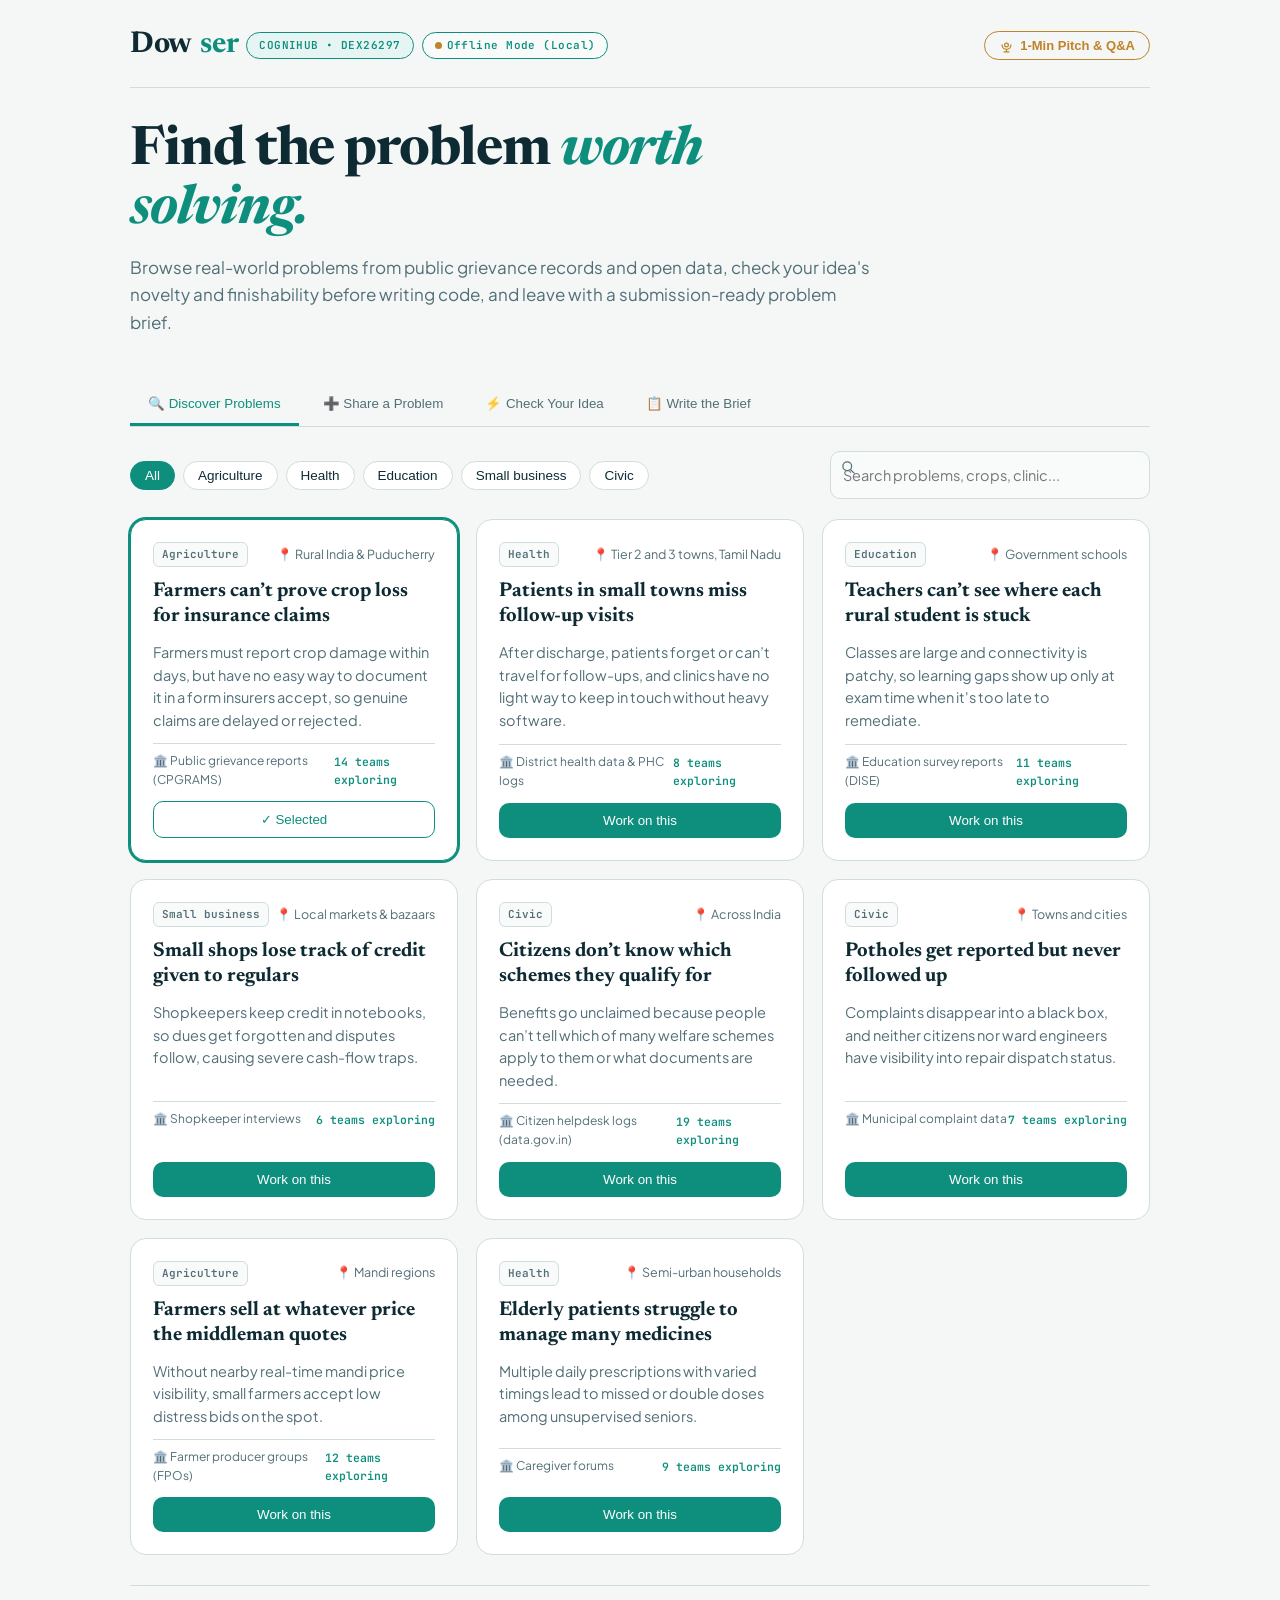
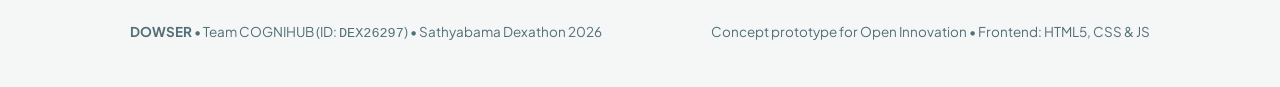
<file: public/assets/aistudio/webpage_f9d27d2f.html>
<!DOCTYPE html>
<html lang="en">
<head>
<meta charset="utf-8">
<meta name="viewport" content="width=device-width, initial-scale=1, viewport-fit=cover">
<title>Dowser: Finding the problem worth solving | Team COGNIHUB</title>
<link rel="preconnect" href="https://fonts.googleapis.com">
<link rel="preconnect" href="https://fonts.gstatic.com" crossorigin>
<link href="https://fonts.googleapis.com/css2?family=Plus+Jakarta+Sans:wght@400;500;600;700&family=Newsreader:ital,opsz,wght@0,6..72,400;0,6..72,600;0,6..72,700;1,6..72,400&family=JetBrains+Mono:wght@400;500;600&display=swap" rel="stylesheet">
<style>
:root{
  --bg: #F4F7F6;
  --surface: #FFFFFF;
  --surface-alt: #F8FBFA;
  --ink: #0E2B33;
  --mute: #526E77;
  --line: #CFDEDC;
  --water: #0E8F7E;
  --water-d: #09685B;
  --water-light: #E6F5F3;
  --gold: #C08328;
  --gold-bg: #FDF6E9;
  --rose: #D94848;
  --wash: #DBECE9;
  color-scheme: light;
  box-sizing: border-box;
}

@media (prefers-color-scheme: dark) {
  :root {
    --bg: #09171C;
    --surface: #0F232A;
    --surface-alt: #132D36;
    --ink: #E4F1EE;
    --mute: #9BB7B2;
    --line: #22414A;
    --water: #30C7B1;
    --water-d: #64DFCEx;
    --water-light: #16363D;
    --gold: #E5B864;
    --gold-bg: #2B2312;
    --rose: #F06868;
    --wash: #17363E;
    color-scheme: dark;
  }
}

* { box-sizing: border-box; margin: 0; padding: 0; }
body {
  background: var(--bg);
  color: var(--ink);
  font: 16px/1.55 'Plus Jakarta Sans', system-ui, -apple-system, sans-serif;
  min-height: 100vh;
  display: flex;
  flex-direction: column;
}

.wrap {
  max-width: 1060px;
  margin: 0 auto;
  padding: 0 20px;
  width: 100%;
}

/* Header */
header {
  display: flex;
  justify-content: space-between;
  align-items: center;
  padding: 22px 0 18px;
  border-bottom: 1px solid var(--line);
}
.mark {
  font-family: 'Newsreader', Georgia, serif;
  font-size: 30px;
  font-weight: 700;
  letter-spacing: -0.01em;
  display: flex;
  align-items: center;
  gap: 8px;
}
.mark span { color: var(--water); }
.team-pill {
  font-family: 'JetBrains Mono', monospace;
  font-size: 11px;
  font-weight: 600;
  background: var(--water-light);
  color: var(--water);
  border: 1px solid var(--water);
  border-radius: 99px;
  padding: 4px 12px;
  letter-spacing: 0.04em;
}

/* Pitch button */
.pitch-btn {
  background: transparent;
  color: var(--gold);
  border: 1px solid var(--gold);
  border-radius: 99px;
  padding: 6px 14px;
  font-size: 13px;
  font-weight: 600;
  cursor: pointer;
  display: inline-flex;
  align-items: center;
  gap: 6px;
  transition: all 0.2s;
}
.pitch-btn:hover {
  background: var(--gold);
  color: #fff;
}

/* Hero */
.hero {
  padding: 34px 0 24px;
}
h1 {
  font-family: 'Newsreader', Georgia, serif;
  font-size: clamp(34px, 5.5vw, 54px);
  font-weight: 700;
  line-height: 1.1;
  letter-spacing: -0.02em;
  margin-bottom: 14px;
  max-width: 20ch;
}
h1 span {
  font-style: italic;
  color: var(--water);
}
.lead {
  font-size: 17px;
  color: var(--mute);
  max-width: 62ch;
  line-height: 1.6;
  margin-bottom: 24px;
}

/* Tabs */
.tabs {
  display: flex;
  gap: 6px;
  border-bottom: 1px solid var(--line);
  margin-bottom: 24px;
  overflow-x: auto;
}
.tabs button {
  appearance: none;
  background: none;
  border: 0;
  border-bottom: 3px solid transparent;
  color: var(--mute);
  font: 600 15px inherit;
  padding: 12px 18px;
  cursor: pointer;
  white-space: nowrap;
  transition: all 0.15s;
}
.tabs button:hover {
  color: var(--ink);
}
.tabs button[aria-selected="true"] {
  color: var(--water);
  border-bottom-color: var(--water);
}

/* Filter chips */
.chips-row {
  display: flex;
  justify-content: space-between;
  align-items: center;
  gap: 12px;
  flex-wrap: wrap;
  margin-bottom: 20px;
}
.chips {
  display: flex;
  flex-wrap: wrap;
  gap: 8px;
}
.chip {
  background: var(--surface);
  border: 1px solid var(--line);
  color: var(--ink);
  border-radius: 99px;
  padding: 6px 14px;
  font-size: 13.5px;
  font-weight: 500;
  cursor: pointer;
  transition: all 0.15s;
}
.chip:hover {
  border-color: var(--water);
}
.chip[aria-pressed="true"] {
  background: var(--water);
  border-color: var(--water);
  color: #fff;
}

/* Search Input */
.search-box {
  position: relative;
  min-width: 240px;
  flex: 1;
  max-width: 320px;
}
.search-box input {
  width: 100%;
  padding: 8px 14px 8px 32px;
  border-radius: 99px;
  border: 1px solid var(--line);
  background: var(--surface);
  color: var(--ink);
  font-size: 13.5px;
  outline: none;
}
.search-box input:focus {
  border-color: var(--water);
}
.search-box svg {
  position: absolute;
  left: 11px;
  top: 9px;
  width: 15px;
  height: 15px;
  color: var(--mute);
}

/* Cards Grid */
.grid {
  display: grid;
  grid-template-columns: repeat(auto-fill, minmax(310px, 1fr));
  gap: 18px;
  margin-bottom: 30px;
}
.card {
  background: var(--surface);
  border: 1px solid var(--line);
  border-radius: 16px;
  padding: 22px;
  display: flex;
  flex-direction: column;
  gap: 12px;
  position: relative;
  transition: transform 0.15s, border-color 0.15s, box-shadow 0.15s;
}
.card:hover {
  border-color: var(--water);
  box-shadow: 0 8px 24px -10px rgba(14, 143, 126, 0.15);
}
.card.on {
  border-color: var(--water);
  box-shadow: 0 0 0 2px var(--water);
}
.card-header {
  display: flex;
  justify-content: space-between;
  align-items: center;
  font-size: 12.5px;
  color: var(--mute);
}
.sector-badge {
  font-family: 'JetBrains Mono', monospace;
  font-size: 11px;
  font-weight: 600;
  background: var(--surface-alt);
  border: 1px solid var(--line);
  padding: 3px 8px;
  border-radius: 6px;
}
.card h3 {
  font-family: 'Newsreader', Georgia, serif;
  font-size: 20px;
  font-weight: 700;
  line-height: 1.25;
}
.card p {
  font-size: 14.5px;
  color: var(--mute);
  line-height: 1.55;
}
.source-tag {
  font-size: 12px;
  color: var(--mute);
  margin-top: auto;
  padding-top: 8px;
  border-top: 1px solid var(--line);
  display: flex;
  justify-content: space-between;
  align-items: center;
}
.teams-count {
  font-size: 11.5px;
  color: var(--water);
  font-weight: 600;
  font-family: 'JetBrains Mono', monospace;
}

/* Buttons */
.btn {
  appearance: none;
  border: 0;
  background: var(--water);
  color: #fff;
  font: 600 14px inherit;
  border-radius: 10px;
  padding: 10px 18px;
  cursor: pointer;
  transition: all 0.15s;
  display: inline-flex;
  align-items: center;
  justify-content: center;
  gap: 6px;
}
.btn:hover {
  background: var(--water-d);
}
.btn.alt {
  background: transparent;
  color: var(--water);
  border: 1px solid var(--water);
}
.btn.alt:hover {
  background: var(--water-light);
}

/* Panel Containers */
.panel {
  background: var(--surface);
  border: 1px solid var(--line);
  border-radius: 18px;
  padding: 26px;
}
.two {
  display: grid;
  grid-template-columns: 1fr 1fr;
  gap: 28px;
}
@media (max-width: 780px) {
  .two { grid-template-columns: 1fr; }
}

label, .lab {
  display: block;
  font-weight: 600;
  font-size: 14.5px;
  margin-bottom: 8px;
}
textarea, input[type="text"], select {
  width: 100%;
  border: 1px solid var(--line);
  border-radius: 10px;
  background: var(--surface-alt);
  color: var(--ink);
  font: inherit;
  font-size: 14.5px;
  padding: 12px;
}
textarea:focus, input[type="text"]:focus, select:focus {
  outline: 2px solid var(--water);
  border-color: var(--water);
}
textarea {
  min-height: 110px;
  resize: vertical;
}

/* Checkbox pill list */
.skills {
  display: flex;
  flex-wrap: wrap;
  gap: 8px;
  margin-bottom: 20px;
}
.skills label {
  display: inline-flex;
  align-items: center;
  gap: 6px;
  font-weight: 500;
  font-size: 13.5px;
  border: 1px solid var(--line);
  border-radius: 99px;
  padding: 6px 14px;
  cursor: pointer;
  background: var(--surface);
  transition: all 0.15s;
}
.skills label:hover {
  border-color: var(--water);
}
.skills input:checked + span {
  font-weight: 600;
  color: var(--water);
}

.picked {
  background: var(--wash);
  border-radius: 12px;
  padding: 12px 16px;
  margin-bottom: 20px;
  font-size: 14.5px;
  border-left: 4px solid var(--water);
}
.picked strong {
  color: var(--ink);
}

/* SVG Rings */
.rings {
  display: flex;
  gap: 32px;
  flex-wrap: wrap;
  margin-bottom: 20px;
}
.ring {
  text-align: center;
  width: 128px;
}
.ring svg {
  width: 128px;
  height: 128px;
  transform: rotate(-90deg);
}
.ring .num {
  font-family: 'Newsreader', Georgia, serif;
  font-size: 32px;
  font-weight: 700;
  margin-top: -88px;
  height: 88px;
  display: flex;
  align-items: center;
  justify-content: center;
}
.ring div.cap {
  font-size: 13.5px;
  color: var(--mute);
  font-weight: 500;
  margin-top: 4px;
}

/* Range input */
input[type=range] {
  width: 100%;
  accent-color: var(--water);
  cursor: pointer;
  margin: 8px 0 16px;
}

/* Brief Output */
pre {
  white-space: pre-wrap;
  font-family: 'JetBrains Mono', monospace;
  font-size: 13px;
  line-height: 1.65;
  background: var(--surface-alt);
  border: 1px solid var(--line);
  border-radius: 12px;
  padding: 20px;
  margin-bottom: 16px;
}

/* Pitch Modal / Drawer */
.modal-overlay {
  position: fixed;
  inset: 0;
  background: rgba(10, 25, 30, 0.7);
  backdrop-filter: blur(4px);
  z-index: 100;
  display: flex;
  align-items: center;
  justify-content: center;
  padding: 20px;
}
.modal-overlay[hidden] { display: none; }
.modal {
  background: var(--surface);
  border: 1px solid var(--line);
  border-radius: 20px;
  max-width: 680px;
  width: 100%;
  max-height: 85vh;
  overflow-y: auto;
  padding: 30px;
  box-shadow: 0 20px 40px rgba(0,0,0,0.25);
}
.modal h2 {
  font-family: 'Newsreader', Georgia, serif;
  font-size: 26px;
  margin-bottom: 12px;
}
.script-box {
  background: var(--surface-alt);
  border-left: 3px solid var(--water);
  padding: 16px;
  border-radius: 8px;
  font-size: 14.5px;
  line-height: 1.65;
  margin: 16px 0;
}
.qa-item {
  margin-bottom: 14px;
}
.qa-item strong {
  display: block;
  font-size: 14px;
  color: var(--gold);
  margin-bottom: 4px;
}

/* Footer */
footer {
  margin-top: auto;
  padding: 36px 0 44px;
  border-top: 1px solid var(--line);
  color: var(--mute);
  font-size: 13.5px;
}
.footer-meta {
  display: flex;
  justify-content: space-between;
  flex-wrap: wrap;
  gap: 12px;
}
</style>
</head>
<body>

<div class="wrap">
  <!-- Header -->
  <header>
    <div class="mark">
      Dow<span>ser</span>
      <span class="team-pill">COGNIHUB • DEX26297</span>
      <a href="http://127.0.0.1:8000/docs" target="_blank" id="apiBadge" class="team-pill" style="text-decoration:none; display:inline-flex; align-items:center; gap:5px; background:var(--surface-alt); border-color:var(--water); color:var(--water);" title="Click to view interactive FastAPI Swagger Docs">
        <span id="apiDot" style="width:7px; height:7px; border-radius:50%; background:var(--water); display:inline-block;"></span>
        <span id="apiText">FastAPI: Connecting...</span>
      </a>
    </div>
    <div style="display: flex; gap: 10px; align-items: center;">
      <button class="pitch-btn" onclick="togglePitchModal()">
        <svg width="15" height="15" fill="none" stroke="currentColor" viewBox="0 0 24 24"><path stroke-linecap="round" stroke-linejoin="round" stroke-width="2" d="M19 11a7 7 0 01-7 7m0 0a7 7 0 01-7-7m7 7v4m0 0H8m4 0h4m-4-8a3 3 0 100-6 3 3 0 000 6z"/></svg>
        1-Min Pitch & Q&A
      </button>
    </div>
  </header>

  <!-- Hero -->
  <section class="hero">
    <h1>Find the problem <span>worth solving.</span></h1>
    <p class="lead">
      Browse real-world problems from public grievance records and open data, check your idea's novelty and finishability before writing code, and leave with a submission-ready problem brief.
    </p>
  </section>

  <!-- Main Tabs -->
  <div class="tabs" role="tablist" id="tabs">
    <button role="tab" aria-selected="true" data-t="discover">🔍 Discover Problems</button>
    <button role="tab" aria-selected="false" data-t="share">➕ Share a Problem</button>
    <button role="tab" aria-selected="false" data-t="validate">⚡ Check Your Idea</button>
    <button role="tab" aria-selected="false" data-t="brief">📋 Write the Brief</button>
  </div>

  <!-- TAB 1: DISCOVER -->
  <section id="discover">
    <div class="chips-row">
      <div class="chips" id="chips" role="group" aria-label="Filter by sector"></div>
      <div class="search-box">
        <svg fill="none" stroke="currentColor" viewBox="0 0 24 24"><path stroke-linecap="round" stroke-linejoin="round" stroke-width="2" d="M21 21l-6-6m2-5a7 7 0 11-14 0 7 7 0 0114 0z"/></svg>
        <input type="text" id="searchInput" placeholder="Search problems, crops, clinic..." oninput="filterGrid()">
      </div>
    </div>
    <div class="grid" id="grid"></div>
  </section>

  <!-- TAB 2: SHARE A PROBLEM (Community Module) -->
  <section id="share" hidden>
    <div class="panel" style="max-width: 680px; margin: 0 auto;">
      <div style="margin-bottom: 18px;">
        <h2 style="font-family:'Newsreader',serif; font-size: 24px; margin-bottom: 6px;">Contribute a Real-World Problem</h2>
        <p style="font-size: 14px; color: var(--mute);">Seen an issue in a hospital, rural farm, school, or municipal office? Post it here so student hackathon teams can build solutions for it.</p>
      </div>

      <form id="shareForm" onsubmit="handleShareProblem(event)">
        <div style="margin-bottom: 16px;">
          <label for="postTitle">Problem Title *</label>
          <input type="text" id="postTitle" required placeholder="e.g. Primary health centre insulin stockout alerts">
        </div>

        <div style="display: grid; grid-template-columns: 1fr 1fr; gap: 14px; margin-bottom: 16px;">
          <div>
            <label for="postSector">Sector *</label>
            <select id="postSector">
              <option value="Agriculture">Agriculture</option>
              <option value="Health">Health</option>
              <option value="Education">Education</option>
              <option value="Civic">Civic</option>
              <option value="Small business">Small business</option>
            </select>
          </div>
          <div>
            <label for="postPlace">Location / Context *</label>
            <input type="text" id="postPlace" required placeholder="e.g. Puducherry & Cuddalore taluks">
          </div>
        </div>

        <div style="margin-bottom: 16px;">
          <label for="postPain">What goes wrong? (The core pain point) *</label>
          <textarea id="postPain" required placeholder="Describe what happens, why it fails today, and the consequences for citizens or workers..."></textarea>
        </div>

        <div style="margin-bottom: 16px;">
          <label for="postWho">Who is directly affected? *</label>
          <input type="text" id="postWho" required placeholder="e.g. Smallholder farmers, primary health staff">
        </div>

        <div style="margin-bottom: 20px;">
          <label for="postSrc">Source / Verification *</label>
          <input type="text" id="postSrc" required placeholder="e.g. Local PHC doctor interview, CPGRAMS #4102, data.gov.in">
        </div>

        <button type="submit" class="btn" style="width: 100%;">Post Problem to Discover Feed</button>
      </form>
    </div>
  </section>

  <!-- TAB 3: VALIDATE & FEASIBILITY -->
  <section id="validate" hidden>
    <div class="panel two">
      <div>
        <div class="picked" id="picked"></div>
        <label for="idea">Your idea in a sentence or two</label>
        <textarea id="idea" placeholder="For example: a phone app where farmers photograph damaged crops and the claim goes straight to the insurer with GPS verification."></textarea>
        
        <div style="margin-top: 14px;">
          <span style="font-size: 12.5px; color: var(--mute);">Try preset ideas:</span>
          <div style="display: flex; gap: 6px; flex-wrap: wrap; margin-top: 6px;">
            <button type="button" class="chip" onclick="loadIdeaPreset(0)" style="font-size: 12px; padding: 4px 10px;">🌾 Crop Photo App</button>
            <button type="button" class="chip" onclick="loadIdeaPreset(1)" style="font-size: 12px; padding: 4px 10px;">🏥 SMS Clinic Alert</button>
            <button type="button" class="chip" onclick="loadIdeaPreset(2)" style="font-size: 12px; padding: 4px 10px;">🏪 Digital Voice Khata</button>
          </div>
        </div>
      </div>

      <div>
        <div class="lab">What can your team build?</div>
        <div class="skills" id="skills"></div>

        <div style="display: flex; justify-content: space-between; align-items: baseline;">
          <label for="hrs">Time available: <strong id="hrsOut" style="color:var(--water);">36</strong> hours</label>
          <span style="font-size: 11.5px; font-family:'JetBrains Mono', monospace; color:var(--mute);">Sathyabama Dexathon</span>
        </div>
        <input type="range" id="hrs" min="6" max="96" step="6" value="36">

        <p><button class="btn" id="check" style="width: 100%;">Check This Idea</button></p>
      </div>
    </div>

    <!-- Output Analysis Panel -->
    <div class="panel" id="result" style="margin-top: 18px;" hidden></div>
  </section>

  <!-- TAB 4: BRIEF GENERATOR -->
  <section id="brief" hidden>
    <div class="panel">
      <div id="briefBody"></div>
    </div>
  </section>

  <!-- Footer -->
  <footer>
    <div class="footer-meta">
      <div>
        <strong>DOWSER</strong> • Team COGNIHUB (ID: <code>DEX26297</code>) • Sathyabama Dexathon 2026
      </div>
      <div>
        Concept prototype for Open Innovation • Frontend: HTML5, CSS & JS
      </div>
    </div>
  </footer>
</div>

<!-- 1-Minute Pitch Script & Judge Q&A Modal -->
<div class="modal-overlay" id="pitchModal" hidden onclick="if(event.target===this)togglePitchModal()">
  <div class="modal">
    <div style="display:flex; justify-content:space-between; align-items:center; margin-bottom: 14px;">
      <h2>🎤 Pitch Deck & Judge Defense</h2>
      <button onclick="togglePitchModal()" style="border:0; background:none; font-size:22px; cursor:pointer; color:var(--mute);">&times;</button>
    </div>

    <p style="font-size:14px; color:var(--mute); margin-bottom: 12px;">Use this script when presenting to the judges at Sathyabama College:</p>

    <div class="script-box">
      <strong>The 1-Minute Elevator Pitch:</strong><br><br>
      "Hello everyone, we are team <strong>COGNIHUB</strong>, and our project is called <strong>Dowser</strong>.<br><br>
      Every hackathon team begins the same way: a long WhatsApp group chat, ten half-ideas, and no decision. We lose days just choosing what to build. Students don't know where real problems live, they can't tell if an idea is already solved, and they can't tell if they can finish it in time.<br><br>
      Our solution is <strong>Dowser</strong>. A dowser finds hidden water, and our platform helps teams find the problem worth solving.<br><br>
      It works in 5 parts: <strong>Discover</strong> gives a live feed of verified problems from open government data (data.gov.in) and citizen grievances. <strong>Validate</strong> checks novelty against past projects. <strong>Score</strong> and <strong>Match</strong> check feasibility for your team's skills and hours. And <strong>Brief</strong> exports a submission-ready statement.<br><br>
      Dowser saves student teams days of confusion so they can spend their time building something that matters. Thank you!"
    </div>

    <div style="margin-top: 20px;">
      <h3 style="font-size: 16px; margin-bottom: 10px;">Anticipated Judge Questions & Defenses</h3>
      <div class="qa-item">
        <strong>Judge: "Isn't this just a tool for hackathon students rather than ordinary citizens?"</strong>
        <p style="font-size:13.5px; color:var(--mute);">
          <em>Defense:</em> "Hackathons are our starting launchpad because every team in this room faces this pain right now. But our broader platform connects university incubators, NGOs, and municipal councils to turn citizen grievances into funded student capstone and research projects."
        </p>
      </div>
      <div class="qa-item">
        <strong>Judge: "How does the AI check novelty in the production architecture?"</strong>
        <p style="font-size:13.5px; color:var(--mute);">
          <em>Defense:</em> "Our technical design uses Sentence-BERT embeddings to convert project summaries into high-dimensional vectors, querying against a PostgreSQL vector database (pgvector) containing past Smart India Hackathon and GitHub archives."
        </p>
      </div>
    </div>
  </div>
</div>

<script>
// Initial Problems Data (Preserving Claude's exact curated dataset + extra Indian context)
const INITIAL_PROBLEMS = [
  {
    t: "Farmers can’t prove crop loss for insurance claims",
    s: "Agriculture",
    pl: "Rural India & Puducherry",
    src: "Public grievance reports (CPGRAMS)",
    pain: "Farmers must report crop damage within days, but have no easy way to document it in a form insurers accept, so genuine claims are delayed or rejected.",
    who: "Small and marginal farmers, insurers, agriculture officers",
    need: ["app","ai","web"],
    eff: 48,
    picks: 14,
    ex: [
      {n: "Crop insurance claim app", k: ["insurance","claim","crop","photo","damage","loss"]},
      {n: "AgriScan Photo AI", k: ["disease","pest","photo","camera"]}
    ]
  },
  {
    t: "Patients in small towns miss follow-up visits",
    s: "Health",
    pl: "Tier 2 and 3 towns, Tamil Nadu",
    src: "District health data & PHC logs",
    pain: "After discharge, patients forget or can’t travel for follow-ups, and clinics have no light way to keep in touch without heavy software.",
    who: "Patients, clinic staff, district health officers",
    need: ["app","data"],
    eff: 36,
    picks: 8,
    ex: [
      {n: "Hospital reminder apps", k: ["reminder","follow","appointment","sms","token"]}
    ]
  },
  {
    t: "Teachers can’t see where each rural student is stuck",
    s: "Education",
    pl: "Government schools",
    src: "Education survey reports (DISE)",
    pain: "Classes are large and connectivity is patchy, so learning gaps show up only at exam time when it's too late to remediate.",
    who: "Students, teachers, block education officers",
    need: ["app","data","design"],
    eff: 48,
    picks: 11,
    ex: [
      {n: "National learning portal", k: ["quiz","learning","lessons","curriculum","video"]}
    ]
  },
  {
    t: "Small shops lose track of credit given to regulars",
    s: "Small business",
    pl: "Local markets & bazaars",
    src: "Shopkeeper interviews",
    pain: "Shopkeepers keep credit in notebooks, so dues get forgotten and disputes follow, causing severe cash-flow traps.",
    who: "Neighbourhood shop owners and regular customers",
    need: ["app","web"],
    eff: 30,
    picks: 6,
    ex: [
      {n: "Digital ledger apps (Khatabook clone)", k: ["ledger","credit","khata","dues","udhaar","book"]}
    ]
  },
  {
    t: "Citizens don’t know which schemes they qualify for",
    s: "Civic",
    pl: "Across India",
    src: "Citizen helpdesk logs (data.gov.in)",
    pain: "Benefits go unclaimed because people can’t tell which of many welfare schemes apply to them or what documents are needed.",
    who: "Citizens, helpdesk volunteers, panchayat offices",
    need: ["web","ai"],
    eff: 36,
    picks: 19,
    ex: [
      {n: "Scheme finder portal (MyScheme)", k: ["scheme","eligibility","benefit","subsidy","welfare"]}
    ]
  },
  {
    t: "Potholes get reported but never followed up",
    s: "Civic",
    pl: "Towns and cities",
    src: "Municipal complaint data",
    pain: "Complaints disappear into a black box, and neither citizens nor ward engineers have visibility into repair dispatch status.",
    who: "Commuters, ward engineers, municipal offices",
    need: ["app","web","data"],
    eff: 48,
    picks: 7,
    ex: [
      {n: "Municipal complaint apps", k: ["pothole","road","complaint","report","ward"]}
    ]
  },
  {
    t: "Farmers sell at whatever price the middleman quotes",
    s: "Agriculture",
    pl: "Mandi regions",
    src: "Farmer producer groups (FPOs)",
    pain: "Without nearby real-time mandi price visibility, small farmers accept low distress bids on the spot.",
    who: "Farmers, producer groups, local traders",
    need: ["web","data"],
    eff: 30,
    picks: 12,
    ex: [
      {n: "National market platform (e-NAM)", k: ["price","mandi","market","rates","sell","crop"]}
    ]
  },
  {
    t: "Elderly patients struggle to manage many medicines",
    s: "Health",
    pl: "Semi-urban households",
    src: "Caregiver forums",
    pain: "Multiple daily prescriptions with varied timings lead to missed or double doses among unsupervised seniors.",
    who: "Elderly patients, family caregivers, pharmacists",
    need: ["app","design","ece"],
    eff: 30,
    picks: 9,
    ex: [
      {n: "Medicine reminder apps", k: ["medicine","pill","reminder","dose","tablet"]}
    ]
  }
];

// Persistent state with localStorage
let P = JSON.parse(localStorage.getItem('dowser_problems')) || INITIAL_PROBLEMS;

const API_BASE = "http://127.0.0.1:8000";
let backendLive = false;

async function checkBackend() {
  try {
    const res = await fetch(`${API_BASE}/api/health`, { method: "GET", cache: "no-store" });
    if (res.ok) {
      const data = await res.json();
      backendLive = true;
      const dot = $("apiDot");
      const txt = $("apiText");
      if (dot) dot.style.background = "var(--water)";
      if (txt) txt.textContent = `FastAPI: Connected (${data.total_problems} problems)`;
      
      // Load remote problems
      const pRes = await fetch(`${API_BASE}/api/problems`);
      if (pRes.ok) {
        const remote = await pRes.json();
        P = remote.map(r => ({
          id: r.id,
          t: r.title,
          s: r.sector,
          pl: r.location,
          src: r.source,
          pain: r.pain_point,
          who: r.beneficiary,
          need: r.suggested_skills || ["web", "data"],
          eff: r.estimated_hours || 30,
          picks: r.exploring_count || 1,
          ex: []
        }));
        renderChips();
        filterGrid();
      }
    }
  } catch (err) {
    backendLive = false;
    const dot = $("apiDot");
    const txt = $("apiText");
    if (dot) dot.style.background = "var(--gold)";
    if (txt) txt.textContent = "Offline Mode (Local)";
    console.info("Backend offline, running in client-side prototype mode.");
  }
}

const SK = [
  ["web", "Web Frontend"],
  ["app", "Mobile App"],
  ["ai", "AI / Machine Learning"],
  ["data", "Data / Backend"],
  ["ece", "IoT / Hardware (ECE)"],
  ["design", "UI/UX & Pitch"]
];

const $ = id => document.getElementById(id);
let sector = "All";
let sel = 0;
let last = null;

// Tab management
function show(t) {
  document.querySelectorAll("#tabs button").forEach(b => b.setAttribute("aria-selected", b.dataset.t === t));
  ["discover", "share", "validate", "brief"].forEach(x => $(x).hidden = (x !== t));
  if (t === "validate") pick();
  if (t === "brief") brief();
  window.scrollTo({ top: 0, behavior: 'smooth' });
}
$("tabs").addEventListener("click", e => { if (e.target.dataset.t) show(e.target.dataset.t); });

// Chips & Sectors
function renderChips() {
  const sectors = ["All", ...new Set(P.map(p => p.s))];
  $("chips").innerHTML = sectors.map(s => 
    `<button class="chip" aria-pressed="${s === sector}" data-s="${s}">${s}</button>`
  ).join("");
}
$("chips").addEventListener("click", e => {
  if (e.target.dataset.s) {
    sector = e.target.dataset.s;
    renderChips();
    filterGrid();
  }
});

// Grid & Search
function filterGrid() {
  const q = ($("searchInput") ? $("searchInput").value.toLowerCase() : "");
  const filtered = P.map((p, i) => ({ p, i })).filter(o => {
    const matchSec = (sector === "All" || o.p.s === sector);
    const matchQ = (
      o.p.t.toLowerCase().includes(q) || 
      o.p.pain.toLowerCase().includes(q) || 
      o.p.pl.toLowerCase().includes(q) ||
      o.p.s.toLowerCase().includes(q)
    );
    return matchSec && matchQ;
  });

  const gridEl = $("grid");
  if (filtered.length === 0) {
    gridEl.innerHTML = `<div style="grid-column: 1/-1; padding: 40px; text-align: center; color: var(--mute);">No problems found matching "${q}". Try another term or submit a new problem in the "Share a Problem" tab!</div>`;
    return;
  }

  gridEl.innerHTML = filtered.map(({ p, i }) => `
    <article class="card ${i === sel ? "on" : ""}">
      <div class="card-header">
        <span class="sector-badge">${p.s}</span>
        <span>📍 ${p.pl}</span>
      </div>
      <h3>${p.t}</h3>
      <p>${p.pain}</p>
      <div class="source-tag">
        <span>🏛️ ${p.src}</span>
        <span class="teams-count">${p.picks || 1} teams exploring</span>
      </div>
      <div style="display:flex; gap:8px; margin-top:auto;">
        <button class="btn ${i === sel ? "alt" : ""}" data-i="${i}" style="flex:1;">
          ${i === sel ? "✓ Selected" : "Work on this"}
        </button>
      </div>
    </article>
  `).join("");
}

$("grid").addEventListener("click", async e => {
  const btn = e.target.closest("button[data-i]");
  if (btn) {
    sel = +btn.dataset.i;
    const p = P[sel];
    p.picks = (p.picks || 0) + 1;
    if (backendLive && p.id) {
      fetch(`${API_BASE}/api/problems/${p.id}/explore`, { method: "POST" }).catch(() => {});
    }
    saveProblems();
    last = null;
    filterGrid();
    show("validate");
  }
});

// Community Share Problem
async function handleShareProblem(e) {
  e.preventDefault();
  const title = $("postTitle").value.trim();
  const sec = $("postSector").value;
  const place = $("postPlace").value.trim();
  const src = $("postSrc").value.trim();
  const pain = $("postPain").value.trim();
  const who = $("postWho").value.trim();

  if (backendLive) {
    try {
      const res = await fetch(`${API_BASE}/api/problems`, {
        method: "POST",
        headers: { "Content-Type": "application/json" },
        body: JSON.stringify({
          title,
          sector: sec,
          location: place,
          source: src,
          pain_point: pain,
          beneficiary: who,
          suggested_skills: ["web", "data"],
          estimated_hours: 30
        })
      });
      if (res.ok) {
        await checkBackend();
        $("shareForm").reset();
        alert("Problem successfully saved to Python backend database (data/problems.json)!");
        show("discover");
        return;
      }
    } catch (err) {
      console.warn("Backend save failed, using local storage", err);
    }
  }

  const newProblem = {
    t: title,
    s: sec,
    pl: place,
    src: src,
    pain: pain,
    who: who,
    need: ["app", "web", "data"],
    eff: 36,
    picks: 1,
    ex: []
  };

  P.unshift(newProblem);
  saveProblems();
  sel = 0;
  sector = "All";
  renderChips();
  filterGrid();
  $("shareForm").reset();
  alert("Problem successfully posted! It is now live in the Discover Feed.");
  show("discover");
}

function saveProblems() {
  localStorage.setItem('dowser_problems', JSON.stringify(P));
}

// Validate Section
$("skills").innerHTML = SK.map(([k, n]) => 
  `<label><input type="checkbox" value="${k}" ${["web","app"].includes(k) ? "checked" : ""}> <span>${n}</span></label>`
).join("");

$("hrs").addEventListener("input", () => {
  $("hrsOut").textContent = $("hrs").value;
});

function pick() {
  const p = P[sel];
  $("picked").innerHTML = `Selected Problem: <strong>${p.t}</strong> <span style="font-size:12px; color:var(--mute); margin-left:8px;">(${p.s} • ${p.pl})</span>`;
}

function ring(v, c) {
  const r = 52, C = 2 * Math.PI * r;
  return `<svg viewBox="0 0 128 128" aria-hidden="true"><circle cx="64" cy="64" r="${r}" fill="none" stroke="var(--wash)" stroke-width="12"/><circle cx="64" cy="64" r="${r}" fill="none" stroke="${c}" stroke-width="12" stroke-linecap="round" stroke-dasharray="${C * v / 100} ${C}"/></svg>`;
}

function loadIdeaPreset(idx) {
  if (idx === 0) {
    $("idea").value = "A WhatsApp & mobile interface where farmers photograph damaged crops with timestamp and GPS, which AI checks before auto-filing with the insurance portal.";
  } else if (idx === 1) {
    $("idea").value = "A vernacular SMS automated bot for primary health centres that broadcasts insulin and fever medicine availability to registered patient heads.";
  } else if (idx === 2) {
    $("idea").value = "A voice-recorded vernacular khata app for small tea vendors with 1-click WhatsApp payment reminders.";
  }
}

$("check").addEventListener("click", async () => {
  const p = P[sel];
  const idea = $("idea").value.trim();
  const R = $("result");
  R.hidden = false;

  if (idea.split(/\s+/).filter(Boolean).length < 4) {
    R.innerHTML = `<p style="color:var(--rose);"><strong>Add a bit more detail.</strong> Describe who uses your solution and how it works in at least one full sentence, then check again.</p>`;
    return;
  }

  const skills = [...document.querySelectorAll("#skills input:checked")].map(i => i.value);
  const hrs = +$("hrs").value;

  if (backendLive) {
    R.innerHTML = `
      <div style="text-align:center; padding: 25px; color:var(--mute);">
        <p style="font-weight:600; color:var(--water);">⚡ Querying Python FastAPI Engine...</p>
        <p style="font-size:13px;">Comparing token vectors against past hackathon projects & analyzing feasibility...</p>
      </div>
    `;

    try {
      const res = await fetch(`${API_BASE}/api/validate`, {
        method: "POST",
        headers: { "Content-Type": "application/json" },
        body: JSON.stringify({
          idea: idea,
          problem_id: p.id || null,
          team_skills: skills,
          available_hours: hrs
        })
      });

      if (res.ok) {
        const data = await res.json();
        const nov = data.novelty_score;
        const feas = data.feasibility_score;

        R.innerHTML = `
          <div class="rings">
            <div class="ring">
              ${ring(nov, nov >= 70 ? "var(--water)" : "var(--rose)")}
              <div class="num" style="color:${nov >= 70 ? "var(--water)" : "var(--rose)"};">${nov}%</div>
              <div class="cap">Originality Score (FastAPI)</div>
            </div>
            <div class="ring">
              ${ring(feas, "var(--gold)")}
              <div class="num" style="color:var(--gold);">${feas}%</div>
              <div class="cap">Can We Finish It (${hrs}h)</div>
            </div>
          </div>

          <div style="margin-bottom: 16px; line-height: 1.6; font-size:15px;">
            <p style="margin-bottom: 8px;">
              <strong>${nov >= 75 ? "💡 High Novelty & Fresh Angle." : nov >= 50 ? "⚠️ Moderate Duplication Warning." : "🛑 High Duplication Warning."}</strong>
              ${data.overlapping_projects.length ? 
                `Overlap detected with: <em>${data.overlapping_projects[0].title}</em> (${data.overlapping_projects[0].similarity_pct}% similarity). Matched keywords: <code>${data.overlapping_projects[0].matched_keywords.join(", ")}</code>.` : 
                "Zero direct clones found in the hackathon project archive."}
            </p>
            <div style="background:var(--surface-alt); border-left:3px solid var(--water); padding:12px; border-radius:8px; margin: 12px 0;">
              <strong style="color:var(--water); font-size:12px; text-transform:uppercase; letter-spacing:0.04em;">FastAPI Engine Analysis:</strong>
              <ul style="margin: 6px 0 0 18px; font-size:13.5px; color:var(--ink);">
                ${data.recommendations.map(r => `<li style="margin-bottom:4px;">${r}</li>`).join("")}
              </ul>
            </div>
          </div>

          <button class="btn" id="toBrief">Generate Problem Brief →</button>
        `;

        last = { p, idea, nov, feas, skills, hrs, similar: data.overlapping_projects };
        $("toBrief").onclick = () => show("brief");
        R.scrollIntoView({ behavior: 'smooth', block: 'nearest' });
        return;
      }
    } catch (err) {
      console.warn("Backend validation failed, using client-side fallback", err);
    }
  }

  // Client-side fallback if backend is offline
  const w = idea.toLowerCase();
  const exList = p.ex || [];
  const similar = exList.filter(x => x.k.filter(k => w.includes(k)).length >= 2);
  const near = exList.filter(x => !similar.includes(x) && x.k.some(k => w.includes(k)));
  let nov = Math.max(20, Math.min(96, 92 - similar.length * 36 - near.length * 14));
  const miss = (p.need || []).filter(n => !skills.includes(n));
  const cov = p.need && p.need.length ? (p.need.length - miss.length) / p.need.length : 1;
  const feas = Math.round(100 * (0.6 * cov + 0.4 * Math.min(1, hrs / (p.eff || 36))));
  const nm = Object.fromEntries(SK);

  last = { p, idea, nov, feas, skills, hrs, similar };

  R.innerHTML = `
    <div class="rings">
      <div class="ring">
        ${ring(nov, "var(--water)")}
        <div class="num" style="color:var(--water);">${nov}%</div>
        <div class="cap">Originality Score</div>
      </div>
      <div class="ring">
        ${ring(feas, "var(--gold)")}
        <div class="num" style="color:var(--gold);">${feas}%</div>
        <div class="cap">Can We Finish It</div>
      </div>
    </div>

    <div style="margin-bottom: 16px; line-height: 1.6; font-size:15px;">
      <p style="margin-bottom: 8px;">
        <strong>${nov >= 75 ? "💡 High Novelty & Fresh Angle." : nov >= 50 ? "⚠️ Partly Covered in Past Projects." : "🛑 High Duplication Warning."}</strong>
        ${similar.length ? `Your idea overlaps with past entries: <em>${similar.map(x => x.n).join(", ")}</em>.` : "No close duplicates found in sample database."}
      </p>
    </div>

    <button class="btn" id="toBrief">Generate Problem Brief →</button>
  `;

  $("toBrief").onclick = () => show("brief");
  R.scrollIntoView({ behavior: 'smooth', block: 'nearest' });
});

// Brief Section
async function brief() {
  const B = $("briefBody");
  if (!last || last.p !== P[sel]) {
    B.innerHTML = `
      <div style="text-align:center; padding: 20px;">
        <p style="color:var(--mute); margin-bottom: 14px;">Please check an idea in the "Check Your Idea" tab first to generate the brief.</p>
        <button class="btn" onclick="show('validate')">Go to Idea Checker</button>
      </div>
    `;
    return;
  }

  const { p, idea, nov, feas, skills, hrs, similar } = last;
  const nm = Object.fromEntries(SK);

  let txt = "";
  if (backendLive && p.id) {
    try {
      const res = await fetch(`${API_BASE}/api/brief`, {
        method: "POST",
        headers: { "Content-Type": "application/json" },
        body: JSON.stringify({
          team_name: "COGNIHUB",
          team_id: "DEX26297",
          problem_id: p.id,
          idea_summary: idea,
          team_skills: skills,
          available_hours: hrs
        })
      });
      if (res.ok) {
        const data = await res.json();
        txt = data.brief;
      }
    } catch (e) {
      console.warn("Backend brief generation failed, using local template", e);
    }
  }

  if (!txt) {
    txt = `=====================================================
DOWSER: HACKATHON PROBLEM STATEMENT BRIEF
Team Name: COGNIHUB (Team ID: DEX26297)
Track: Open Innovation • Dexathon 2026
=====================================================

1. PROBLEM TITLE
${p.t}

2. THE CORE PROBLEM & PAIN POINT
${p.pain}

3. WHO IT AFFECTS (TARGET BENEFICIARIES)
${p.who} (${p.pl})

4. PROPOSED SOLUTION & SCOPE
${idea}

5. NOVELTY & DIFFERENTIATION (Originality: ${nov}/100)
${similar && similar.length ? `Compared to existing solutions, our focus addresses the grass-root gap.` : "Zero direct clones identified in hackathon archive."}

6. EXECUTION FEASIBILITY (${hrs}h Hackathon • Score: ${feas}/100)
Team Strengths: ${skills.map(s => nm[s] || s).join(", ") || "Full-stack development"}.

7. EVIDENCE & CITATION
Verified via: ${p.src}

Generated with DOWSER Platform (Problem Discovery Engine)
=====================================================`;
  }

  B.innerHTML = `
    <div style="display:flex; justify-content:space-between; align-items:center; margin-bottom: 16px; flex-wrap:wrap; gap:8px;">
      <div>
        <h2 style="font-family:'Newsreader',serif; font-size: 22px;">Generated Problem Brief</h2>
        <span style="font-size:12px; color:var(--mute);">Ready to copy into your Dexathon presentation or registration form</span>
      </div>
      <div style="display:flex; gap:8px;">
        <button class="btn" id="cp">📋 Copy Brief</button>
        <button class="btn alt" onclick="window.print()">🖨️ Print / Save PDF</button>
      </div>
    </div>
    <pre id="out"></pre>
    <div id="cpm" style="font-size:13px; font-weight:600; color:var(--water);"></div>
  `;

  $("out").textContent = txt;
  $("cp").onclick = async () => {
    try {
      await navigator.clipboard.writeText(txt);
      $("cpm").textContent = "✓ Copied to clipboard!";
      setTimeout(() => { $("cpm").textContent = ""; }, 2500);
    } catch (e) {
      $("cpm").textContent = "Please select the text above and press Ctrl+C.";
    }
  };
}

// Modal controls
function togglePitchModal() {
  const m = $("pitchModal");
  m.hidden = !m.hidden;
}

// Boot up
renderChips();
filterGrid();
checkBackend();
</script>

</body>
</html>
</file>
